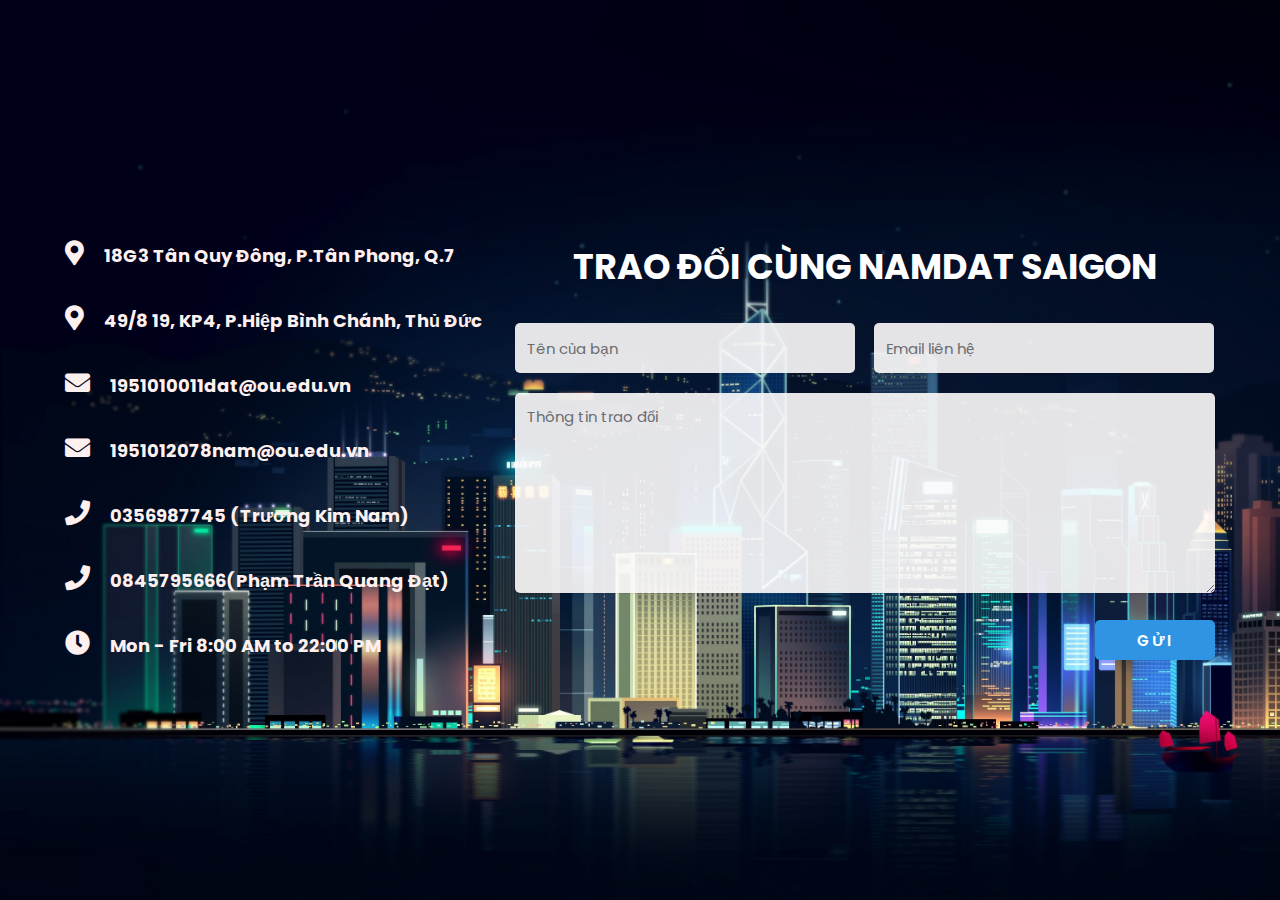
<file: contact.html>
<!DOCTYPE html>
<html lang="en" dir="ltr">
  <head>
    <meta charset="utf-8" />
    <meta name="viewport" content="width=device-width, initial-scale=1.0" />
    <title>Contact NamDat SaiGon</title>
    <link rel="shortcut icon" href="/Images/logo.ico" />
    <link rel="stylesheet" href="CSS/style_contact.css" />
    <link rel="stylesheet" href="https://cdnjs.cloudflare.com/ajax/libs/font-awesome/5.13.1/css/all.min.css" />
  </head>
  <body>
    <!--contact section start-->
    <div class="contact-section">
      <div class="contact-info">
        <div><i class="fas fa-map-marker-alt"></i>18G3 Tân Quy Đông, P.Tân Phong, Q.7</div>
        <div><i class="fas fa-map-marker-alt"></i>49/8 19, KP4, P.Hiệp Bình Chánh, Thủ Đức</div>
        <div><i class="fas fa-envelope"></i>1951010011dat@ou.edu.vn</div>
        <div><i class="fas fa-envelope"></i>1951012078nam@ou.edu.vn</div>
        <div><i class="fas fa-phone"></i>0356987745 (Trương Kim Nam)</div>
        <div><i class="fas fa-phone"></i>0845795666(Phạm Trần Quang Đạt)</div>
        <div><i class="fas fa-clock"></i>Mon - Fri 8:00 AM to 22:00 PM</div>
      </div>
      <div class="contact-form">
        <h2>TRAO ĐỔI CÙNG NAMDAT SAIGON</h2>
        <form class="contact" action="" method="post">
          <input type="text" name="name" class="text-box" placeholder="Tên của bạn" required />
          <input type="email" name="email" class="text-box" placeholder="Email liên hệ" required />
          <textarea name="message" rows="5" placeholder="Thông tin trao đổi" required></textarea>
          <input type="submit" name="submit" class="send-btn" value="Gửi" />
        </form>
      </div>
    </div>
    <!--contact section end-->
  </body>
</html>
</file>
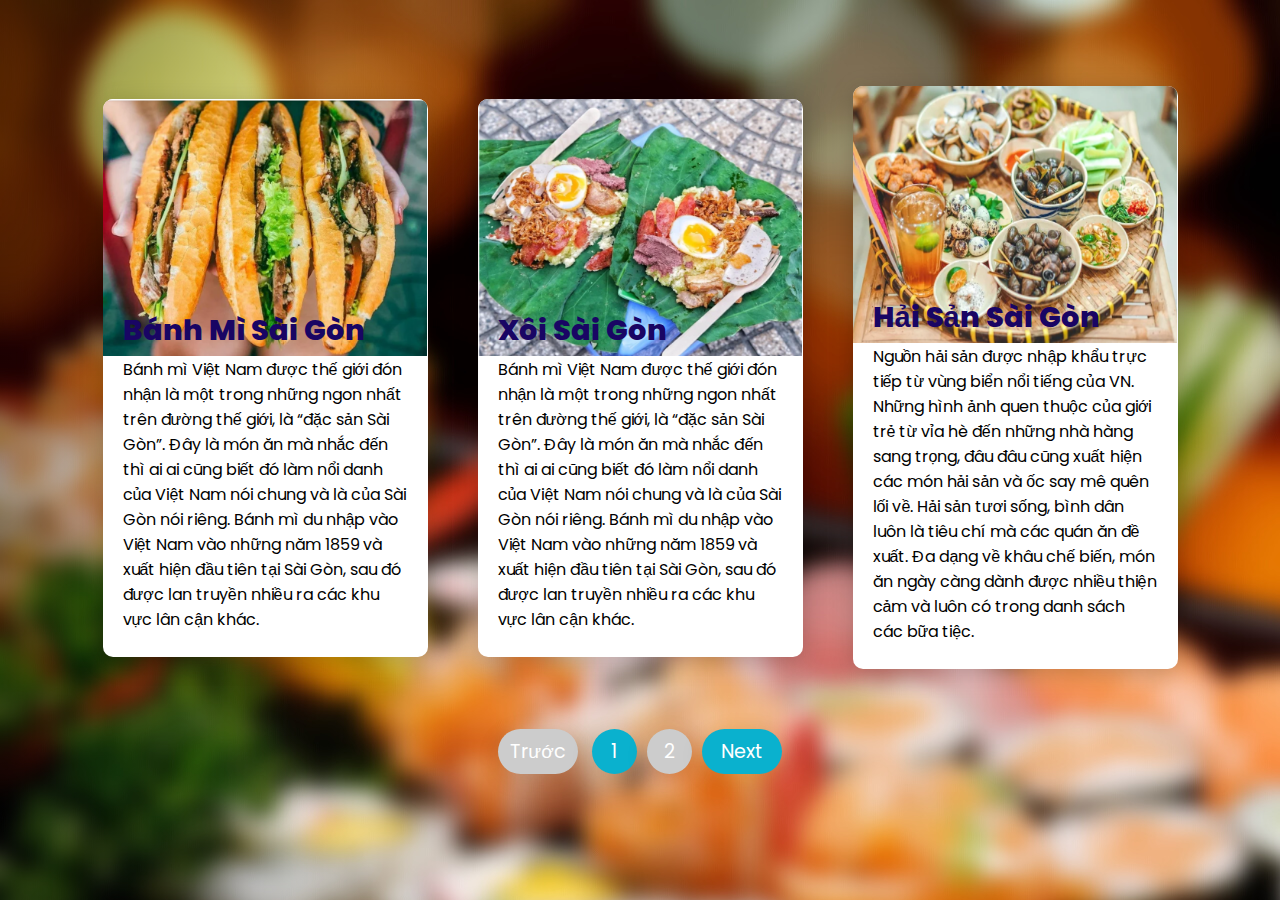
<file: introduce.html>
<!DOCTYPE html>
<html lang="en" dir="ltr">
  <head>
    <meta charset="utf-8" />
    <title>Fully Functional Pagination | Working With Example UI Cards - HTML, CSS & Jquery</title>

    <link rel="shortcut icon" href="/Images/logo.ico" />
    <link rel="stylesheet" href="/CSS/style_introduce.css" />

    <script src="https://cdnjs.cloudflare.com/ajax/libs/jquery/3.6.0/jquery.min.js" charset="utf-8"></script>
  </head>

  <body>
    <div class="container">
      <div class="card-content" style="display: none">
        <div class="card">
          <div class="card-image"><img src="/Images/Images_Dish/banhmisaigon.png" alt="" /></div>
          <div class="card-info">
            <h3>Bánh Mì Sài Gòn</h3>
            <p>
              Bánh mì Việt Nam được thế giới đón nhận là một trong những ngon nhất trên đường thế giới, là “đặc sản Sài Gòn”. Đây là món ăn mà nhắc đến thì ai ai cũng biết đó làm nổi danh của Việt Nam nói chung và là của Sài Gòn nói riêng. Bánh mì du nhập vào Việt Nam vào những năm 1859 và xuất hiện
              đầu tiên tại Sài Gòn, sau đó được lan truyền nhiều ra các khu vực lân cận khác.
            </p>
          </div>
        </div>

        <div class="card">
          <div class="card-image"><img src="/Images/Images_Dish/xoisaigon.png" alt="" /></div>
          <div class="card-info">
            <h3>Xôi Sài Gòn</h3>
            <p>
              Bánh mì Việt Nam được thế giới đón nhận là một trong những ngon nhất trên đường thế giới, là “đặc sản Sài Gòn”. Đây là món ăn mà nhắc đến thì ai ai cũng biết đó làm nổi danh của Việt Nam nói chung và là của Sài Gòn nói riêng. Bánh mì du nhập vào Việt Nam vào những năm 1859 và xuất hiện
              đầu tiên tại Sài Gòn, sau đó được lan truyền nhiều ra các khu vực lân cận khác.
            </p>
          </div>
        </div>

        <div class="card">
          <div class="card-image"><img src="/Images/Images_Dish/haisan.png" alt="" /></div>
          <div class="card-info">
            <h3>Hải Sản Sài Gòn</h3>
            <p>
              Nguồn hải sản được nhập khẩu trực tiếp từ vùng biển nổi tiếng của VN. Những hình ảnh quen thuộc của giới trẻ từ vỉa hè đến những nhà hàng sang trọng, đâu đâu cũng xuất hiện các món hải sản và ốc say mê quên lối về. Hải sản tươi sống, bình dân luôn là tiêu chí mà các quán ăn đề xuất. Đa
              dạng về khâu chế biến, món ăn ngày càng dành được nhiều thiện cảm và luôn có trong danh sách các bữa tiệc.
            </p>
          </div>
        </div>

        <div class="card">
          <div class="card-image"><img src="/Images/Images_Dish/banhcanh.png" alt="" /></div>
          <div class="card-info">
            <h3>Bánh Canh Sài Gòn</h3>
            <p>
              Không thua kém các món ăn thường nhật khác, bánh canh cũng được chế biến một cách đa dạng và phong phú. Bánh canh dai dai hòa huyện cùng với nước dùng đậm đà tuỳ vào cách hầm của người đầu bếp, thêm phần topping lẫn vào nhau. Bánh canh cua, bánh canh giò heo, bánh canh thịt, bánh canh
              cá,… rất nhiều sự lựa chọn để bạn cân nhắc nhé.
            </p>
          </div>
        </div>

        <div class="card">
          <div class="card-image"><img src="/Images/Images_Dish/bunmam.png" alt="" /></div>
          <div class="card-info">
            <h3>Bún Mắm Sài Gòn</h3>
            <p>
              Hoà quyện với nhiều nguyên liệu khác của vùng sông nước như: tôm, mực, cá lóc, rau đắng, bông súng,.. thêm chút heo quay hoặc cà tím, nước dùng vừa ăn, nóng bừng, hương thơm dậy mùi càng làm thêm món ăn thêm đậm chất dân dã. Tuy món ăn bình dân nhưng không kém cạnh khi đứng cùng với
              hàng ngũ món ăn ngon Sài Gòn đâu đấy nhé.
            </p>
          </div>
        </div>

        <div class="card">
          <div class="card-image"><img src="/Images/Images_Dish/lauca.png" alt="" /></div>
          <div class="card-info">
            <h3>Lẩu Cá Sài Gòn</h3>
            <p>
              Lẩu cá có ngon hay không là nhờ nguyên liệu có tươi hay không. Để chế biến món lẩu cá ngon, không tanh, đòi hỏi người nấu phải có kỹ năng chế biến cao để áp được mùi tanh của cá. Nhìn chung, đa phần lẩu cá nước trong, có độ ngọt của nước hầm xương hoặc vị chua từ lá giang, ăn kèm với
              các loại rau vùng sông nước và với nhiều loại hải sản giòn rụm khác.
            </p>
          </div>
        </div>

        <div class="pagination">
          <li class="page-item previous-page disable"><a class="page-link" href="#">Trước</a></li>
          <li class="page-item current-page active"><a class="page-link" href="#">1</a></li>
          <li class="page-item dots"><a class="page-link" href="#">...</a></li>
          <li class="page-item current-page"><a class="page-link" href="#">5</a></li>
          <li class="page-item current-page"><a class="page-link" href="#">6</a></li>
          <li class="page-item dots"><a class="page-link" href="#">...</a></li>
          <li class="page-item current-page"><a class="page-link" href="#">10</a></li>
          <li class="page-item next-page"><a class="page-link" href="#">Sau</a></li>
        </div>
      </div>
    </div>
    <script src="JS/script_introduce.js"></script>
  </body>
</html>
</file>
<file: CSS/style_contact.css>
@import url("https://fonts.googleapis.com/css2?family=Poppins:wght@400;500;600;700&display=swap");

* {
  margin: 0;
  padding: 0;
  box-sizing: border-box;
  font-family: "Poppins", sans-serif;
}

body {
  min-height: 100vh;
  background: url("/Images/background_contact.png") no-repeat;
  background-size: cover;
  display: flex;
  justify-content: center;
  align-items: center;
}

.contact-section {
  width: 100%;
  display: flex;
  justify-content: center;
  align-items: center;
}

.contact-info {
  color: rgb(255, 240, 240);
  max-width: 500px;
  line-height: 65px;
  padding-left: 50px;
  font-size: 18px;
  font-weight: bold;
}

.contact-info i {
  margin-right: 20px;
  font-size: 25px;
}

.contact-form {
  max-width: 700px;
  margin-right: 50px;
}

.contact-info,
.contact-form {
  flex: 1;
}

.contact-form h2 {
  color: #fff;
  text-align: center;
  font-size: 35px;
  text-transform: uppercase;
  margin-bottom: 30px;
}

.contact-form .text-box {
  background: rgb(253, 251, 251);
  color: rgb(7, 7, 7);
  border: none;
  width: calc(50% - 10px);
  height: 50px;
  padding: 12px;
  font-size: 15px;
  border-radius: 5px;
  box-shadow: 0 1px 1px rgba(0, 0, 0, 0.1);
  margin-bottom: 20px;
  opacity: 0.9;
}

.contact-form .text-box:first-child {
  margin-right: 15px;
}

.contact-form textarea {
  background: rgb(253, 251, 251);
  color: rgb(7, 7, 7);
  border: none;
  width: 100%;
  padding: 12px;
  font-size: 15px;
  min-height: 200px;
  max-height: 400px;
  resize: vertical;
  border-radius: 5px;
  box-shadow: 0 1px 1px rgba(0, 0, 0, 0.1);
  margin-bottom: 20px;
  opacity: 0.9;
}

.contact-form .send-btn {
  float: right;
  background: #2e94e3;
  color: #fff;
  border: none;
  width: 120px;
  height: 40px;
  font-size: 15px;
  font-weight: 600;
  text-transform: uppercase;
  letter-spacing: 2px;
  border-radius: 5px;
  cursor: pointer;
  transition: 0.3s;
  transition-property: background;
}

.contact-form .send-btn:hover {
  background: #0582e3;
}

@media screen and (max-width: 950px) {
  .contact-section {
    flex-direction: column;
  }

  .contact-info,
  .contact-form {
    margin: 30px 50px;
  }

  .contact-form h2 {
    font-size: 30px;
  }

  .contact-form .text-box {
    width: 100%;
  }
}

/*css for alert messages*/

.alert-success {
  z-index: 1;
  background: #d4edda;
  font-size: 18px;
  padding: 20px 40px;
  min-width: 420px;
  position: fixed;
  right: 0;
  top: 10px;
  border-left: 8px solid #3ad66e;
  border-radius: 4px;
}

.alert-error {
  z-index: 1;
  background: #fff3cd;
  font-size: 18px;
  padding: 20px 40px;
  min-width: 420px;
  position: fixed;
  right: 0;
  top: 10px;
  border-left: 8px solid #ffa502;
  border-radius: 4px;
}
</file>
<file: CSS/style_introduce.css>
@import url("https://fonts.googleapis.com/css2?family=Poppins:wght@100;200;300;400;500;600;700;800;900&display=swap");

* {
  margin: 0;
  padding: 0;
  box-sizing: border-box;
  font-family: "Poppins", sans-serif;
}
.container {
  min-height: 100vh;
  display: flex;
  justify-content: center;
  align-items: center;
  flex-direction: column;
  background-image: url("/Images/Images_Dish/background_dish.png");
}

.card-content {
  display: flex;
  justify-content: center;
  align-items: center;
  flex-wrap: wrap;
  margin: 30px;
}

.card {
  position: relative;
  background: #fff;
  max-width: 325px;
  width: 325px;
  height: auto;
  margin: 25px;
  box-shadow: 0 5px 25px rgb(1 1 1 / 20%);
  border-radius: 10px;
  overflow: hidden;
}

.card-image {
  max-height: 200px;
}

.card-image img {
  max-width: 100%;
  height: auto;
}

.card-info {
  position: relative;
  color: rgb(25, 5, 100);
  padding: 10px 20px 20px;
}

.card-info h3 {
  font-size: 1.8em;
  font-weight: 800;
  margin-bottom: 5px;
}

.card-info p {
  color: black;
  font-size: 1em;
  margin-bottom: 5px;
}

.pagination {
  text-align: center;
  margin: 30px 30px 60px;
  user-select: none;
}

.pagination li {
  display: inline-block;
  margin: 5px;
  box-shadow: 0 5px 25px rgb(1 1 1 / 10%);
}

.pagination li a {
  color: #fff;
  text-decoration: none;
  font-size: 1.2em;
  line-height: 45px;
}

.previous-page,
.next-page {
  background: #0ab1ce;
  width: 80px;
  border-radius: 45px;
  cursor: pointer;
  transition: 0.3s ease;
}

.previous-page:hover {
  transform: translateX(-5px);
}

.next-page:hover {
  transform: translateX(5px);
}

.current-page,
.dots {
  background: #ccc;
  width: 45px;
  border-radius: 50%;
  cursor: pointer;
}

.active {
  background: #0ab1ce;
}

.disable {
  background: #ccc;
}
</file>
